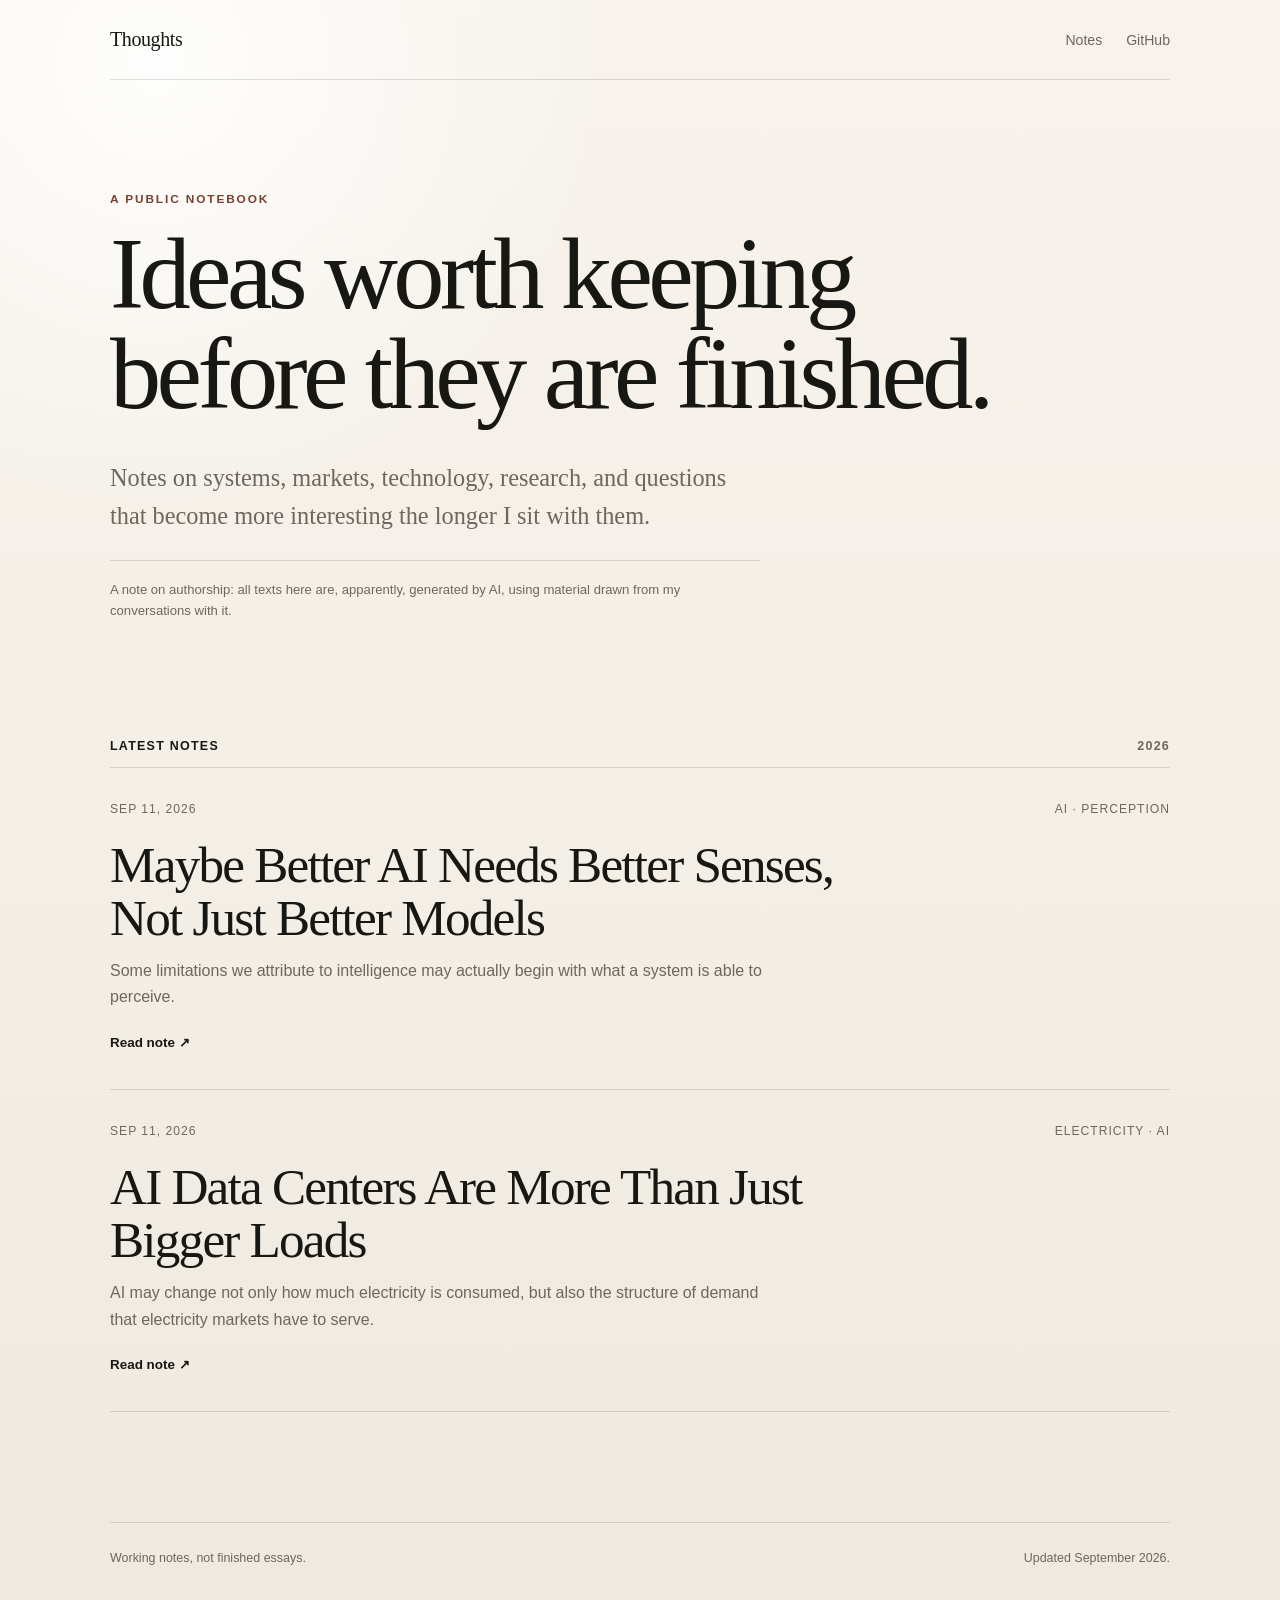
<file: index.html>
<!doctype html>
<html lang="en">
<head>
  <meta charset="utf-8" />
  <meta name="viewport" content="width=device-width, initial-scale=1" />
  <meta name="description" content="A public notebook for ideas still in motion." />
  <title>Thoughts</title>
  <link rel="stylesheet" href="assets/style.css" />
</head>
<body>
  <div class="page-shell">
    <header class="site-header">
      <a class="wordmark" href="./">Thoughts</a>
      <nav class="nav" aria-label="Primary">
        <a href="#notes">Notes</a>
        <a href="https://github.com/BC102030XY/Thoughts">GitHub</a>
      </nav>
    </header>

    <main>
      <section class="hero">
        <p class="eyebrow">A public notebook</p>
        <h1>Ideas worth keeping<br />before they are finished.</h1>
        <p class="intro">
          Notes on systems, markets, technology, research, and questions that become more interesting the longer I sit with them.
        </p>
        <p class="ai-note">
          A note on authorship: all texts here are, apparently, generated by AI, using material drawn from my conversations with it.
        </p>
      </section>

      <section class="notes" id="notes">
        <div class="section-heading">
          <h2>Latest notes</h2>
          <span>2026</span>
        </div>

        <a class="note-card" href="essays/better-ai-needs-better-senses.html">
          <div class="note-meta">
            <time datetime="2026-09-11">Sep 11, 2026</time>
            <span class="tag">AI · Perception</span>
          </div>
          <h3>Maybe Better AI Needs Better Senses, Not Just Better Models</h3>
          <p>
            Some limitations we attribute to intelligence may actually begin with what a system is able to perceive.
          </p>
          <span class="read-more">Read note <span aria-hidden="true">↗</span></span>
        </a>

        <a class="note-card" href="essays/data-center-load.html">
          <div class="note-meta">
            <time datetime="2026-09-11">Sep 11, 2026</time>
            <span class="tag">Electricity · AI</span>
          </div>
          <h3>AI Data Centers Are More Than Just Bigger Loads</h3>
          <p>
            AI may change not only how much electricity is consumed, but also the structure of demand that electricity markets have to serve.
          </p>
          <span class="read-more">Read note <span aria-hidden="true">↗</span></span>
        </a>
      </section>
    </main>

    <footer class="site-footer">
      <p>Working notes, not finished essays.</p>
      <p>Updated September 2026.</p>
    </footer>
  </div>
</body>
</html>
</file>
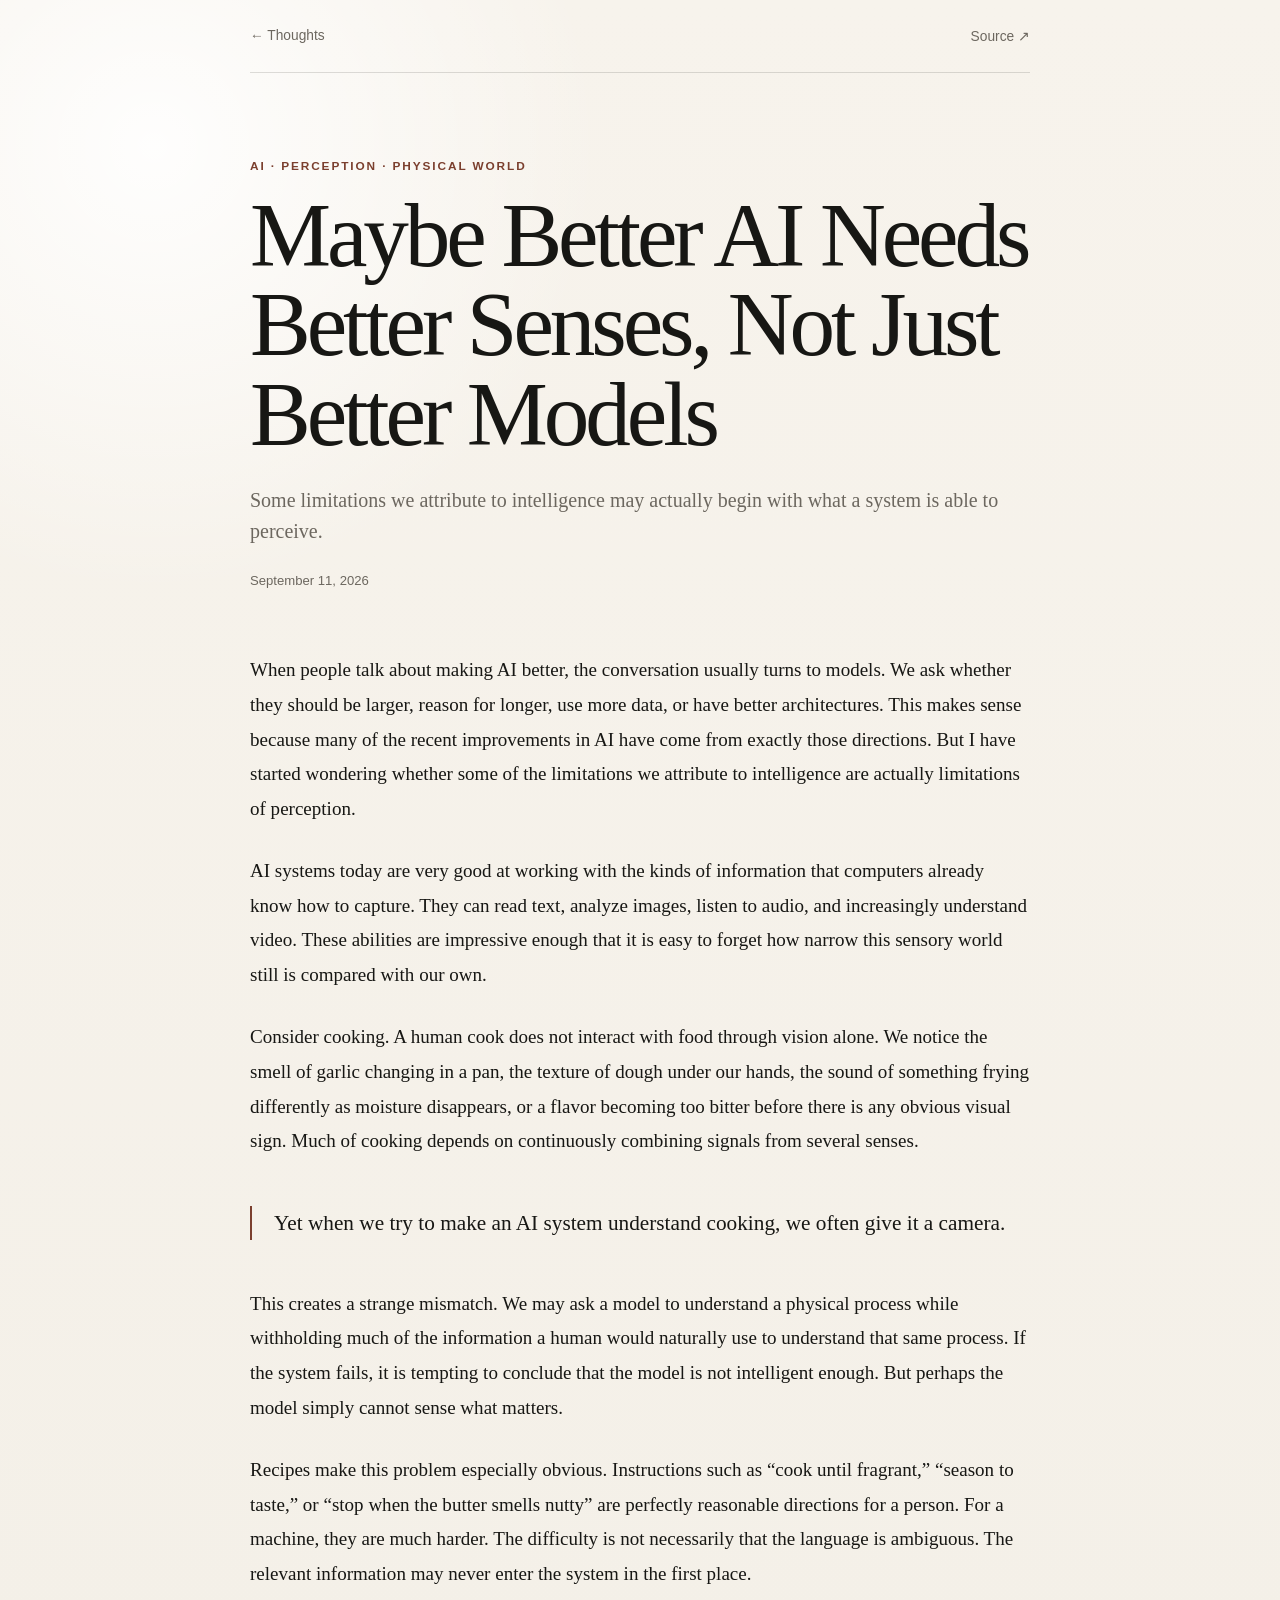
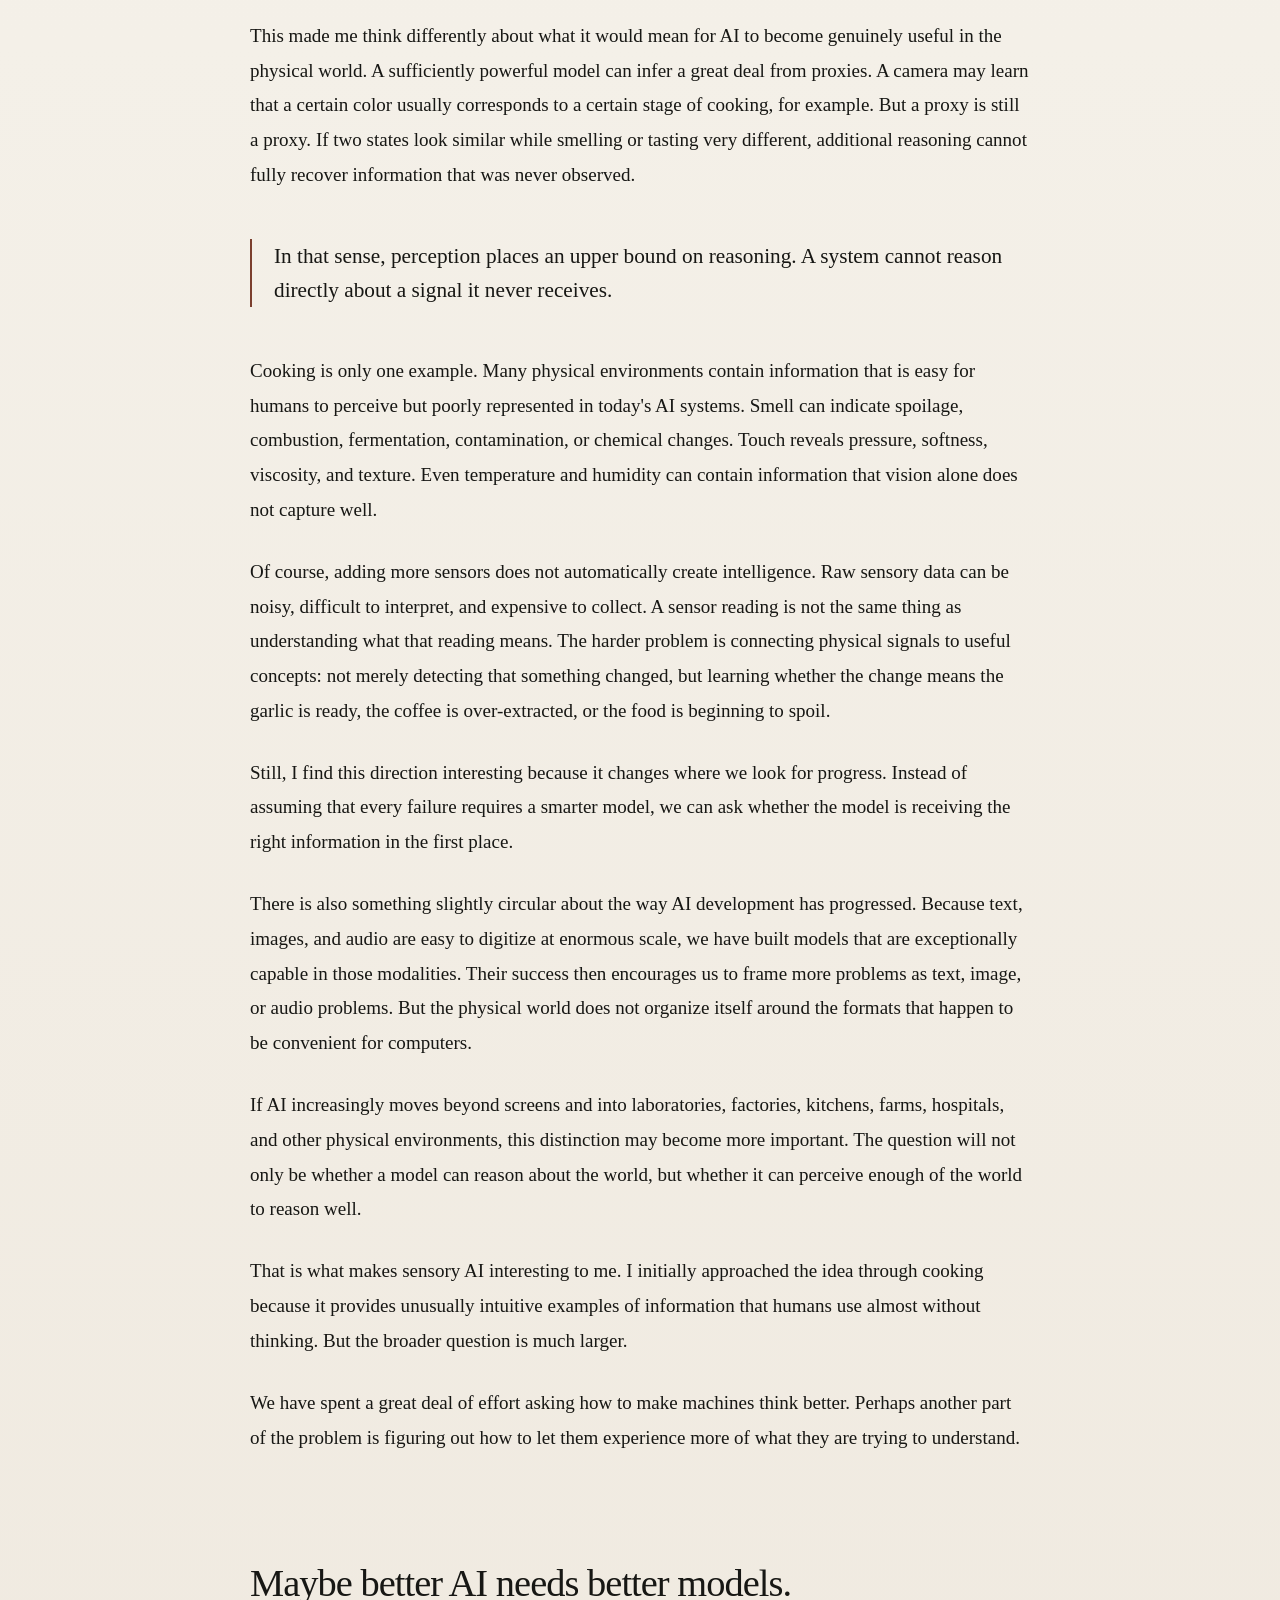
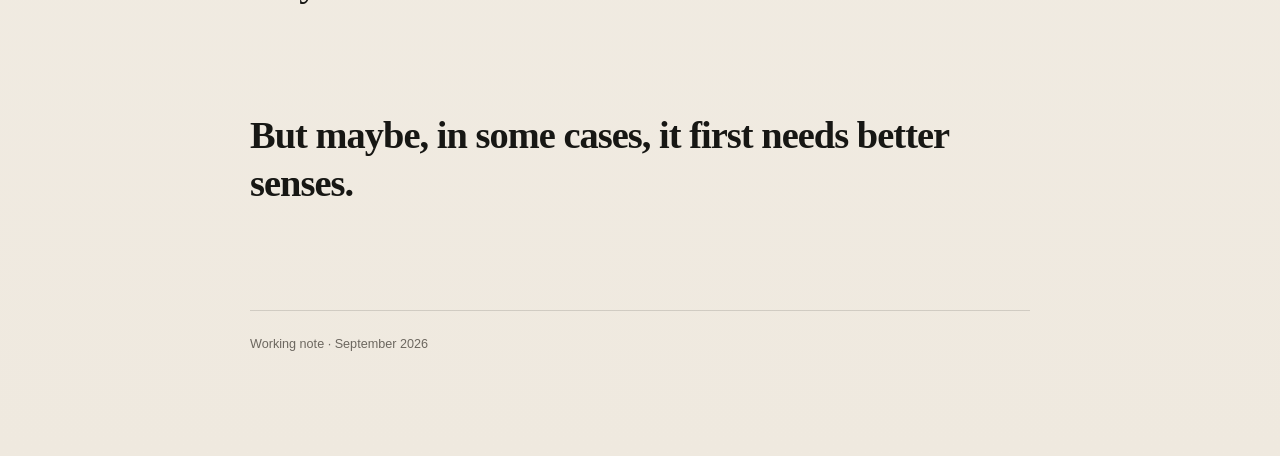
<file: essays/better-ai-needs-better-senses.html>
<!doctype html>
<html lang="en">
<head>
  <meta charset="utf-8" />
  <meta name="viewport" content="width=device-width, initial-scale=1" />
  <meta name="description" content="A note on whether some limitations we attribute to intelligence are really limitations of perception." />
  <title>Maybe Better AI Needs Better Senses, Not Just Better Models — Thoughts</title>
  <link rel="stylesheet" href="../assets/style.css" />
</head>
<body>
  <div class="article-shell">
    <nav class="article-nav" aria-label="Article navigation">
      <a href="../index.html">← Thoughts</a>
      <a href="https://github.com/BC102030XY/Thoughts/blob/main/writing/2026-09-11-maybe-better-ai-needs-better-senses-not-just-better-models.md">Source ↗</a>
    </nav>

    <header class="article-header">
      <p class="article-kicker">AI · Perception · Physical world</p>
      <h1>Maybe Better AI Needs Better Senses, Not Just Better Models</h1>
      <p class="article-deck">Some limitations we attribute to intelligence may actually begin with what a system is able to perceive.</p>
      <p class="article-date">September 11, 2026</p>
    </header>

    <article class="article-body">
      <p>When people talk about making AI better, the conversation usually turns to models. We ask whether they should be larger, reason for longer, use more data, or have better architectures. This makes sense because many of the recent improvements in AI have come from exactly those directions. But I have started wondering whether some of the limitations we attribute to intelligence are actually limitations of perception.</p>

      <p>AI systems today are very good at working with the kinds of information that computers already know how to capture. They can read text, analyze images, listen to audio, and increasingly understand video. These abilities are impressive enough that it is easy to forget how narrow this sensory world still is compared with our own.</p>

      <p>Consider cooking. A human cook does not interact with food through vision alone. We notice the smell of garlic changing in a pan, the texture of dough under our hands, the sound of something frying differently as moisture disappears, or a flavor becoming too bitter before there is any obvious visual sign. Much of cooking depends on continuously combining signals from several senses.</p>

      <p class="turn">Yet when we try to make an AI system understand cooking, we often give it a camera.</p>

      <p>This creates a strange mismatch. We may ask a model to understand a physical process while withholding much of the information a human would naturally use to understand that same process. If the system fails, it is tempting to conclude that the model is not intelligent enough. But perhaps the model simply cannot sense what matters.</p>

      <p>Recipes make this problem especially obvious. Instructions such as “cook until fragrant,” “season to taste,” or “stop when the butter smells nutty” are perfectly reasonable directions for a person. For a machine, they are much harder. The difficulty is not necessarily that the language is ambiguous. The relevant information may never enter the system in the first place.</p>

      <p>This made me think differently about what it would mean for AI to become genuinely useful in the physical world. A sufficiently powerful model can infer a great deal from proxies. A camera may learn that a certain color usually corresponds to a certain stage of cooking, for example. But a proxy is still a proxy. If two states look similar while smelling or tasting very different, additional reasoning cannot fully recover information that was never observed.</p>

      <p class="turn">In that sense, perception places an upper bound on reasoning. A system cannot reason directly about a signal it never receives.</p>

      <p>Cooking is only one example. Many physical environments contain information that is easy for humans to perceive but poorly represented in today's AI systems. Smell can indicate spoilage, combustion, fermentation, contamination, or chemical changes. Touch reveals pressure, softness, viscosity, and texture. Even temperature and humidity can contain information that vision alone does not capture well.</p>

      <p>Of course, adding more sensors does not automatically create intelligence. Raw sensory data can be noisy, difficult to interpret, and expensive to collect. A sensor reading is not the same thing as understanding what that reading means. The harder problem is connecting physical signals to useful concepts: not merely detecting that something changed, but learning whether the change means the garlic is ready, the coffee is over-extracted, or the food is beginning to spoil.</p>

      <p>Still, I find this direction interesting because it changes where we look for progress. Instead of assuming that every failure requires a smarter model, we can ask whether the model is receiving the right information in the first place.</p>

      <p>There is also something slightly circular about the way AI development has progressed. Because text, images, and audio are easy to digitize at enormous scale, we have built models that are exceptionally capable in those modalities. Their success then encourages us to frame more problems as text, image, or audio problems. But the physical world does not organize itself around the formats that happen to be convenient for computers.</p>

      <p>If AI increasingly moves beyond screens and into laboratories, factories, kitchens, farms, hospitals, and other physical environments, this distinction may become more important. The question will not only be whether a model can reason about the world, but whether it can perceive enough of the world to reason well.</p>

      <p>That is what makes sensory AI interesting to me. I initially approached the idea through cooking because it provides unusually intuitive examples of information that humans use almost without thinking. But the broader question is much larger.</p>

      <p>We have spent a great deal of effort asking how to make machines think better. Perhaps another part of the problem is figuring out how to let them experience more of what they are trying to understand.</p>

      <p class="question">Maybe better AI needs better models.</p>
      <p class="question"><strong>But maybe, in some cases, it first needs better senses.</strong></p>

      <div class="article-end">Working note · September 2026</div>
    </article>
  </div>
</body>
</html>
</file>
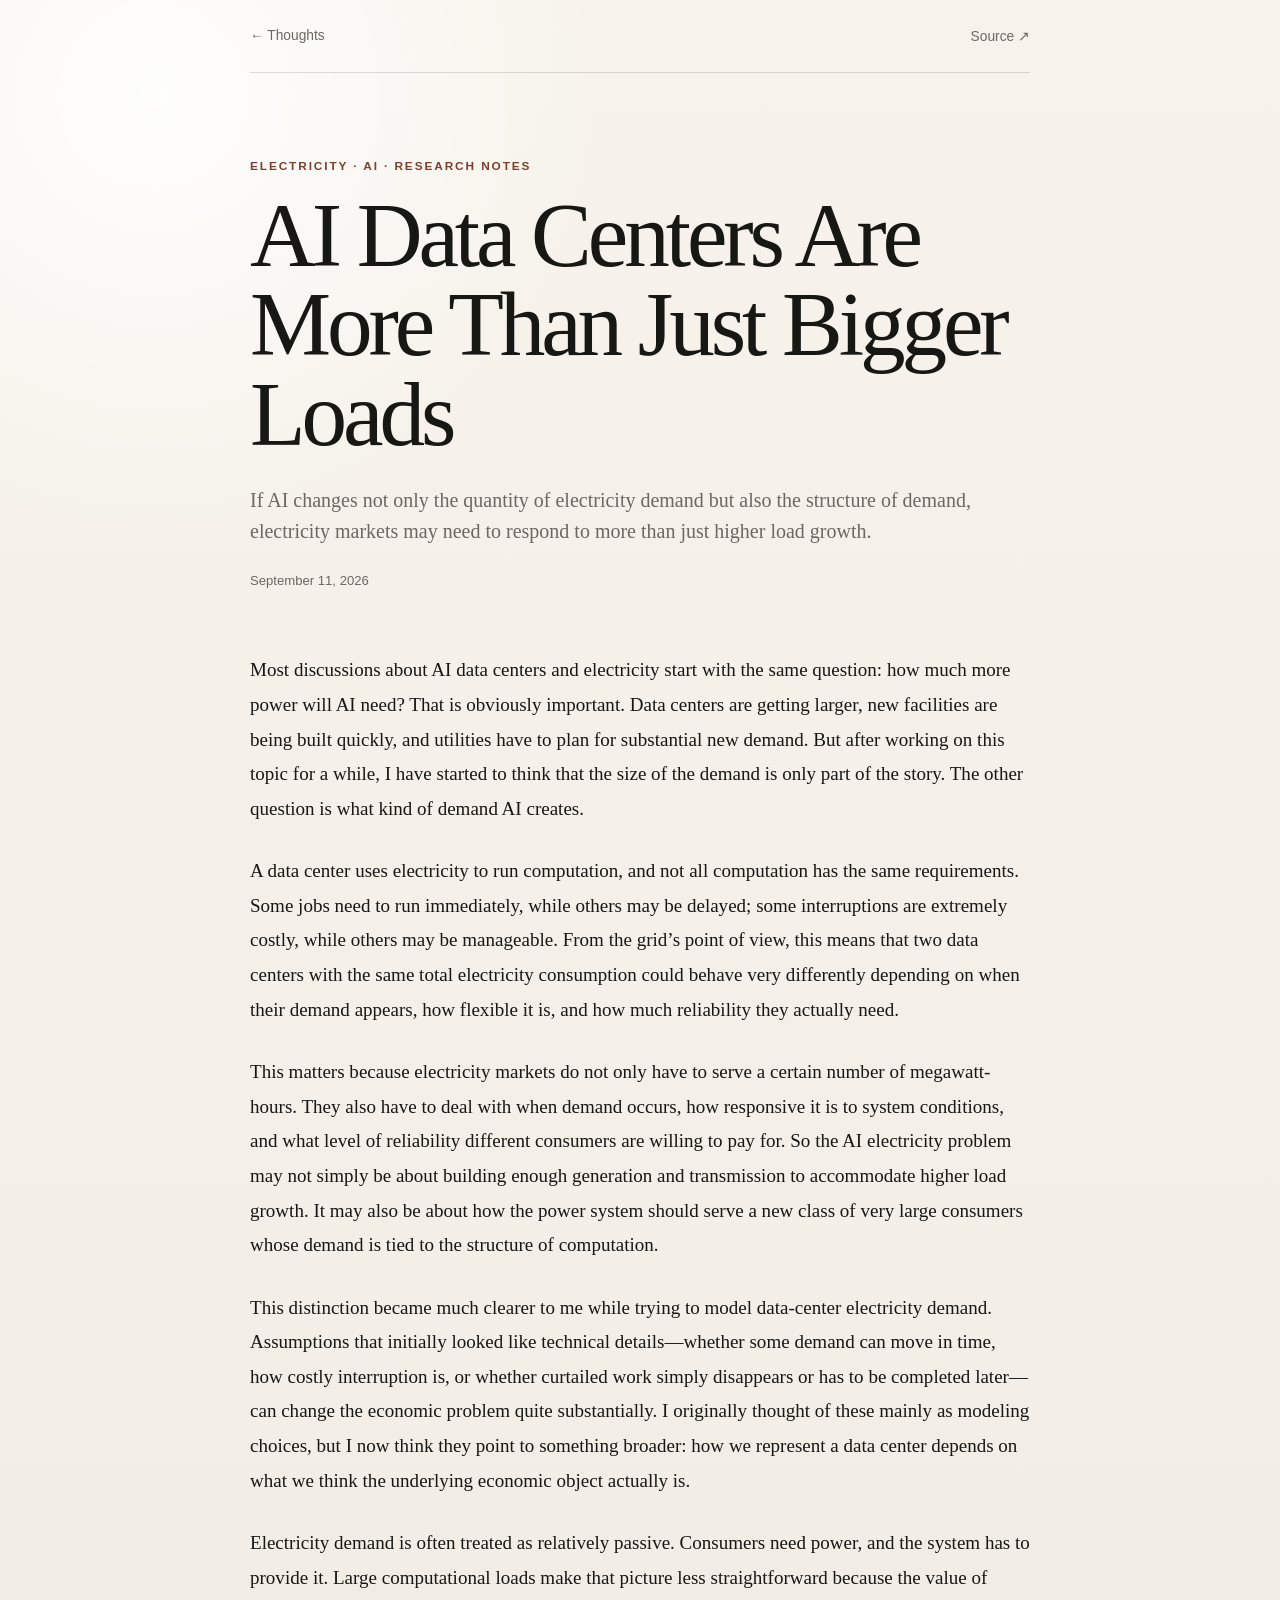
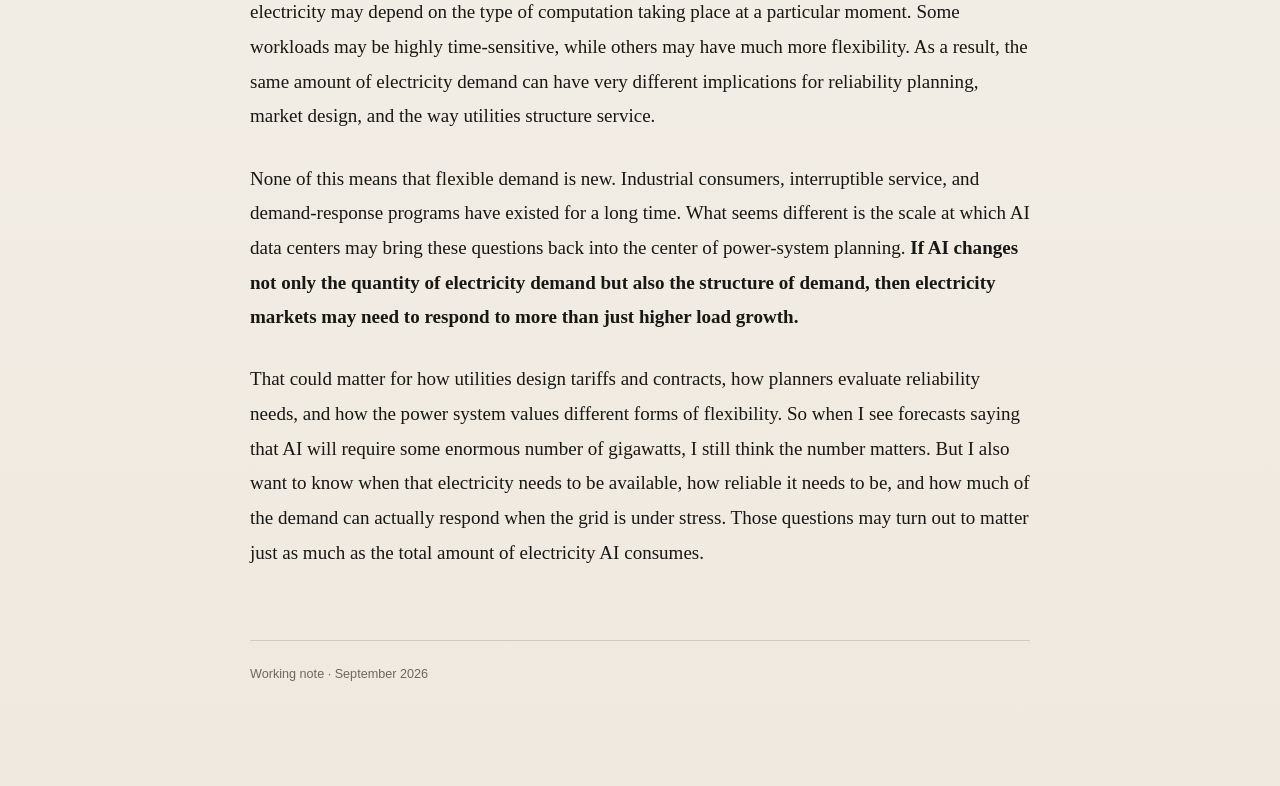
<file: essays/data-center-load.html>
<!doctype html>
<html lang="en">
<head>
  <meta charset="utf-8" />
  <meta name="viewport" content="width=device-width, initial-scale=1" />
  <meta name="description" content="A note on why AI data centers may change not only the quantity of electricity demand, but also its structure." />
  <title>AI Data Centers Are More Than Just Bigger Loads — Thoughts</title>
  <link rel="stylesheet" href="../assets/style.css" />
</head>
<body>
  <div class="article-shell">
    <nav class="article-nav" aria-label="Article navigation">
      <a href="../index.html">← Thoughts</a>
      <a href="https://github.com/BC102030XY/Thoughts/blob/main/writing/2026-09-11-what-do-we-mean-when-we-call-a-data-center-a-load.md">Source ↗</a>
    </nav>

    <header class="article-header">
      <p class="article-kicker">Electricity · AI · Research notes</p>
      <h1>AI Data Centers Are More Than Just Bigger Loads</h1>
      <p class="article-deck">If AI changes not only the quantity of electricity demand but also the structure of demand, electricity markets may need to respond to more than just higher load growth.</p>
      <p class="article-date">September 11, 2026</p>
    </header>

    <article class="article-body">
      <p>Most discussions about AI data centers and electricity start with the same question: how much more power will AI need? That is obviously important. Data centers are getting larger, new facilities are being built quickly, and utilities have to plan for substantial new demand. But after working on this topic for a while, I have started to think that the size of the demand is only part of the story. The other question is what kind of demand AI creates.</p>

      <p>A data center uses electricity to run computation, and not all computation has the same requirements. Some jobs need to run immediately, while others may be delayed; some interruptions are extremely costly, while others may be manageable. From the grid’s point of view, this means that two data centers with the same total electricity consumption could behave very differently depending on when their demand appears, how flexible it is, and how much reliability they actually need.</p>

      <p>This matters because electricity markets do not only have to serve a certain number of megawatt-hours. They also have to deal with when demand occurs, how responsive it is to system conditions, and what level of reliability different consumers are willing to pay for. So the AI electricity problem may not simply be about building enough generation and transmission to accommodate higher load growth. It may also be about how the power system should serve a new class of very large consumers whose demand is tied to the structure of computation.</p>

      <p>This distinction became much clearer to me while trying to model data-center electricity demand. Assumptions that initially looked like technical details—whether some demand can move in time, how costly interruption is, or whether curtailed work simply disappears or has to be completed later—can change the economic problem quite substantially. I originally thought of these mainly as modeling choices, but I now think they point to something broader: how we represent a data center depends on what we think the underlying economic object actually is.</p>

      <p>Electricity demand is often treated as relatively passive. Consumers need power, and the system has to provide it. Large computational loads make that picture less straightforward because the value of electricity may depend on the type of computation taking place at a particular moment. Some workloads may be highly time-sensitive, while others may have much more flexibility. As a result, the same amount of electricity demand can have very different implications for reliability planning, market design, and the way utilities structure service.</p>

      <p>None of this means that flexible demand is new. Industrial consumers, interruptible service, and demand-response programs have existed for a long time. What seems different is the scale at which AI data centers may bring these questions back into the center of power-system planning. <strong>If AI changes not only the quantity of electricity demand but also the structure of demand, then electricity markets may need to respond to more than just higher load growth.</strong></p>

      <p>That could matter for how utilities design tariffs and contracts, how planners evaluate reliability needs, and how the power system values different forms of flexibility. So when I see forecasts saying that AI will require some enormous number of gigawatts, I still think the number matters. But I also want to know when that electricity needs to be available, how reliable it needs to be, and how much of the demand can actually respond when the grid is under stress. Those questions may turn out to matter just as much as the total amount of electricity AI consumes.</p>

      <div class="article-end">Working note · September 2026</div>
    </article>
  </div>
</body>
</html>
</file>
<file: assets/style.css>
:root {
  --bg: #f4f0e8;
  --paper: rgba(255, 255, 255, 0.48);
  --ink: #171714;
  --muted: #6c675f;
  --line: rgba(23, 23, 20, 0.14);
  --accent: #7b3f2e;
  --max: 1060px;
}

* { box-sizing: border-box; }
html { scroll-behavior: smooth; }
body {
  margin: 0;
  color: var(--ink);
  background:
    radial-gradient(circle at 12% 4%, rgba(255,255,255,.9), transparent 28rem),
    linear-gradient(180deg, #f7f3ec 0%, var(--bg) 45%, #efe9df 100%);
  font-family: Inter, ui-sans-serif, -apple-system, BlinkMacSystemFont, "Segoe UI", sans-serif;
  -webkit-font-smoothing: antialiased;
}

a { color: inherit; }
.page-shell { width: min(calc(100% - 40px), var(--max)); margin: 0 auto; min-height: 100vh; }

.site-header {
  display: flex;
  align-items: center;
  justify-content: space-between;
  padding: 28px 0;
  border-bottom: 1px solid var(--line);
}
.wordmark {
  text-decoration: none;
  font-family: Georgia, "Times New Roman", serif;
  font-size: 1.25rem;
  letter-spacing: -0.02em;
}
.nav { display: flex; gap: 24px; }
.nav a {
  color: var(--muted);
  text-decoration: none;
  font-size: .88rem;
}
.nav a:hover { color: var(--ink); }

.hero { padding: 112px 0 118px; max-width: 880px; }
.eyebrow,
.article-kicker {
  margin: 0 0 18px;
  color: var(--accent);
  font-size: .74rem;
  font-weight: 700;
  letter-spacing: .16em;
  text-transform: uppercase;
}
.hero h1,
.article-header h1 {
  margin: 0;
  font-family: Georgia, "Times New Roman", serif;
  font-weight: 400;
  letter-spacing: -0.045em;
  line-height: .98;
}
.hero h1 { font-size: clamp(3.4rem, 8vw, 6.8rem); }
.intro {
  max-width: 650px;
  margin: 34px 0 0;
  color: var(--muted);
  font-family: Georgia, "Times New Roman", serif;
  font-size: clamp(1.18rem, 2vw, 1.52rem);
  line-height: 1.58;
}
.ai-note {
  max-width: 650px;
  margin: 24px 0 0;
  padding-top: 18px;
  border-top: 1px solid var(--line);
  color: var(--muted);
  font-size: .82rem;
  line-height: 1.6;
}

.notes { padding-bottom: 110px; }
.section-heading {
  display: flex;
  align-items: baseline;
  justify-content: space-between;
  padding-bottom: 14px;
  border-bottom: 1px solid var(--line);
}
.section-heading h2,
.section-heading span {
  margin: 0;
  font-size: .78rem;
  font-weight: 650;
  letter-spacing: .1em;
  text-transform: uppercase;
}
.section-heading span { color: var(--muted); }
.note-card {
  display: block;
  padding: 34px 0 38px;
  border-bottom: 1px solid var(--line);
  text-decoration: none;
  transition: transform .18s ease;
}
.note-card:hover { transform: translateX(4px); }
.note-meta {
  display: flex;
  justify-content: space-between;
  gap: 20px;
  color: var(--muted);
  font-size: .76rem;
  text-transform: uppercase;
  letter-spacing: .08em;
}
.note-card h3 {
  max-width: 760px;
  margin: 22px 0 14px;
  font-family: Georgia, "Times New Roman", serif;
  font-size: clamp(2rem, 4vw, 3.3rem);
  font-weight: 400;
  line-height: 1.04;
  letter-spacing: -.035em;
}
.note-card p {
  max-width: 670px;
  margin: 0;
  color: var(--muted);
  line-height: 1.65;
}
.read-more {
  display: inline-block;
  margin-top: 24px;
  font-size: .84rem;
  font-weight: 650;
}

.site-footer {
  display: flex;
  justify-content: space-between;
  gap: 30px;
  padding: 28px 0 38px;
  border-top: 1px solid var(--line);
  color: var(--muted);
  font-size: .78rem;
}
.site-footer p { margin: 0; }

/* Article */
.article-shell { width: min(calc(100% - 40px), 780px); margin: 0 auto; }
.article-nav {
  display: flex;
  justify-content: space-between;
  padding: 28px 0;
  border-bottom: 1px solid var(--line);
}
.article-nav a { text-decoration: none; font-size: .86rem; color: var(--muted); }
.article-nav a:hover { color: var(--ink); }
.article-header { padding: 86px 0 52px; }
.article-header h1 { font-size: clamp(3.2rem, 8vw, 5.7rem); }
.article-deck {
  margin: 26px 0 0;
  color: var(--muted);
  font-family: Georgia, "Times New Roman", serif;
  font-size: 1.25rem;
  line-height: 1.55;
}
.article-date { margin-top: 26px; color: var(--muted); font-size: .82rem; }
.article-body {
  padding-bottom: 100px;
  font-family: Georgia, "Times New Roman", serif;
  font-size: 1.19rem;
  line-height: 1.82;
}
.article-body p { margin: 0 0 1.45em; }
.article-body .turn {
  margin: 2.2em 0;
  padding-left: 22px;
  border-left: 2px solid var(--accent);
  font-size: 1.33rem;
  line-height: 1.6;
}
.article-body .question {
  margin: 2.7em 0;
  font-size: clamp(1.65rem, 4vw, 2.4rem);
  line-height: 1.25;
  letter-spacing: -.025em;
}
.article-end {
  margin-top: 70px;
  padding-top: 22px;
  border-top: 1px solid var(--line);
  color: var(--muted);
  font-family: Inter, ui-sans-serif, sans-serif;
  font-size: .79rem;
}

@media (max-width: 650px) {
  .page-shell,
  .article-shell { width: min(calc(100% - 28px), var(--max)); }
  .site-header { padding: 22px 0; }
  .nav { gap: 16px; }
  .hero { padding: 78px 0 82px; }
  .note-meta,
  .site-footer { flex-direction: column; }
  .site-footer { gap: 8px; }
  .article-header { padding-top: 62px; }
  .article-body { font-size: 1.08rem; line-height: 1.76; }
}
</file>
